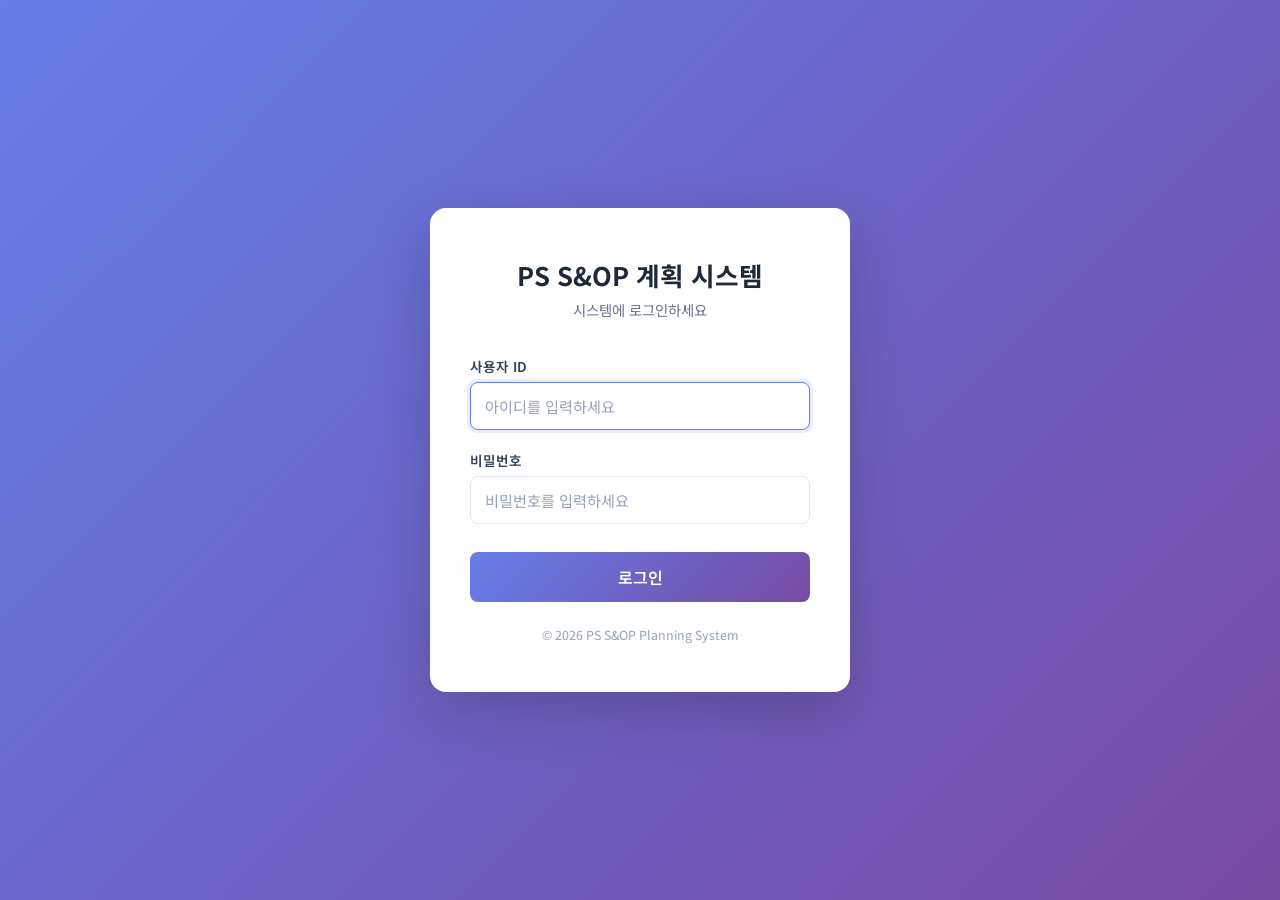
<file: web/login.html>
<!DOCTYPE html>
<html lang="ko">
<head>
    <meta charset="UTF-8">
    <meta name="viewport" content="width=device-width, initial-scale=1.0">
    <title>PS S&OP 계획 시스템 - 로그인</title>
    <link rel="preconnect" href="https://fonts.googleapis.com">
    <link rel="preconnect" href="https://fonts.gstatic.com" crossorigin>
    <link href="https://fonts.googleapis.com/css2?family=Noto+Sans+KR:wght@300;400;500;600;700;800&display=swap" rel="stylesheet">
    <style>
        * { margin: 0; padding: 0; box-sizing: border-box; }
        body {
            font-family: 'Noto Sans KR', -apple-system, BlinkMacSystemFont, 'Segoe UI', Roboto, sans-serif;
            background: linear-gradient(135deg, #667eea 0%, #764ba2 100%);
            min-height: 100vh;
            display: flex;
            align-items: center;
            justify-content: center;
        }
        .login-card {
            background: #fff;
            border-radius: 16px;
            box-shadow: 0 20px 60px rgba(0,0,0,0.2);
            padding: 48px 40px;
            width: 100%;
            max-width: 420px;
        }
        .login-header {
            text-align: center;
            margin-bottom: 36px;
        }
        .login-header h1 {
            font-size: 1.6rem;
            color: #1e293b;
            margin-bottom: 6px;
            font-weight: 700;
        }
        .login-header p {
            color: #64748b;
            font-size: 0.9rem;
        }
        .form-group {
            margin-bottom: 20px;
        }
        .form-group label {
            display: block;
            font-size: 0.85rem;
            font-weight: 600;
            color: #334155;
            margin-bottom: 6px;
        }
        .form-group input {
            width: 100%;
            padding: 12px 14px;
            border: 1.5px solid #e2e8f0;
            border-radius: 8px;
            font-size: 0.95rem;
            font-family: inherit;
            transition: border-color 0.2s, box-shadow 0.2s;
            outline: none;
        }
        .form-group input:focus {
            border-color: #667eea;
            box-shadow: 0 0 0 3px rgba(102, 126, 234, 0.15);
        }
        .form-group input::placeholder {
            color: #94a3b8;
        }
        .login-btn {
            width: 100%;
            padding: 13px;
            background: linear-gradient(135deg, #667eea 0%, #764ba2 100%);
            color: #fff;
            border: none;
            border-radius: 8px;
            font-size: 1rem;
            font-weight: 600;
            font-family: inherit;
            cursor: pointer;
            transition: opacity 0.2s, transform 0.1s;
            margin-top: 8px;
        }
        .login-btn:hover {
            opacity: 0.92;
        }
        .login-btn:active {
            transform: scale(0.98);
        }
        .login-btn:disabled {
            opacity: 0.6;
            cursor: not-allowed;
        }
        .error-msg {
            background: #fef2f2;
            color: #dc2626;
            padding: 10px 14px;
            border-radius: 8px;
            font-size: 0.85rem;
            margin-bottom: 16px;
            display: none;
            border: 1px solid #fecaca;
        }
        .error-msg.show {
            display: block;
        }
        .login-footer {
            text-align: center;
            margin-top: 24px;
            color: #94a3b8;
            font-size: 0.78rem;
        }
        @media (max-width: 480px) {
            .login-card {
                margin: 16px;
                padding: 32px 24px;
            }
        }
    </style>
</head>
<body>
    <div class="login-card">
        <div class="login-header">
            <h1>PS S&OP 계획 시스템</h1>
            <p>시스템에 로그인하세요</p>
        </div>

        <div class="error-msg" id="error-msg"></div>

        <form id="login-form" autocomplete="off">
            <div class="form-group">
                <label for="user-id">사용자 ID</label>
                <input type="text" id="user-id" name="user_id" placeholder="아이디를 입력하세요" required autofocus>
            </div>
            <div class="form-group">
                <label for="password">비밀번호</label>
                <input type="password" id="password" name="password" placeholder="비밀번호를 입력하세요" required>
            </div>
            <button type="submit" class="login-btn" id="login-btn">로그인</button>
        </form>

        <div class="login-footer">
            &copy; 2026 PS S&OP Planning System
        </div>
    </div>

    <script>
        document.getElementById('login-form').addEventListener('submit', async (e) => {
            e.preventDefault();
            const btn = document.getElementById('login-btn');
            const errEl = document.getElementById('error-msg');
            errEl.classList.remove('show');
            btn.disabled = true;
            btn.textContent = '로그인 중...';

            const userId = document.getElementById('user-id').value.trim();
            const password = document.getElementById('password').value;

            try {
                const res = await fetch('/api/auth/login', {
                    method: 'POST',
                    headers: { 'Content-Type': 'application/json' },
                    body: JSON.stringify({ user_id: userId, password: password }),
                    credentials: 'same-origin'
                });

                const data = await res.json();

                if (res.ok) {
                    sessionStorage.setItem('loginUser', data.user_id);
                    sessionStorage.setItem('loginUserName', data.user_name);
                    sessionStorage.setItem('loginUserRole', data.role);
                    window.location.href = '/';
                } else {
                    errEl.textContent = data.message || '로그인에 실패했습니다.';
                    errEl.classList.add('show');
                }
            } catch (err) {
                errEl.textContent = '서버에 연결할 수 없습니다. 잠시 후 다시 시도해주세요.';
                errEl.classList.add('show');
            } finally {
                btn.disabled = false;
                btn.textContent = '로그인';
            }
        });

        /* 이미 로그인된 상태면 메인으로 */
        if (sessionStorage.getItem('loginUser')) {
            window.location.href = 'index.html';
        }
    </script>
</body>
</html>
</file>
